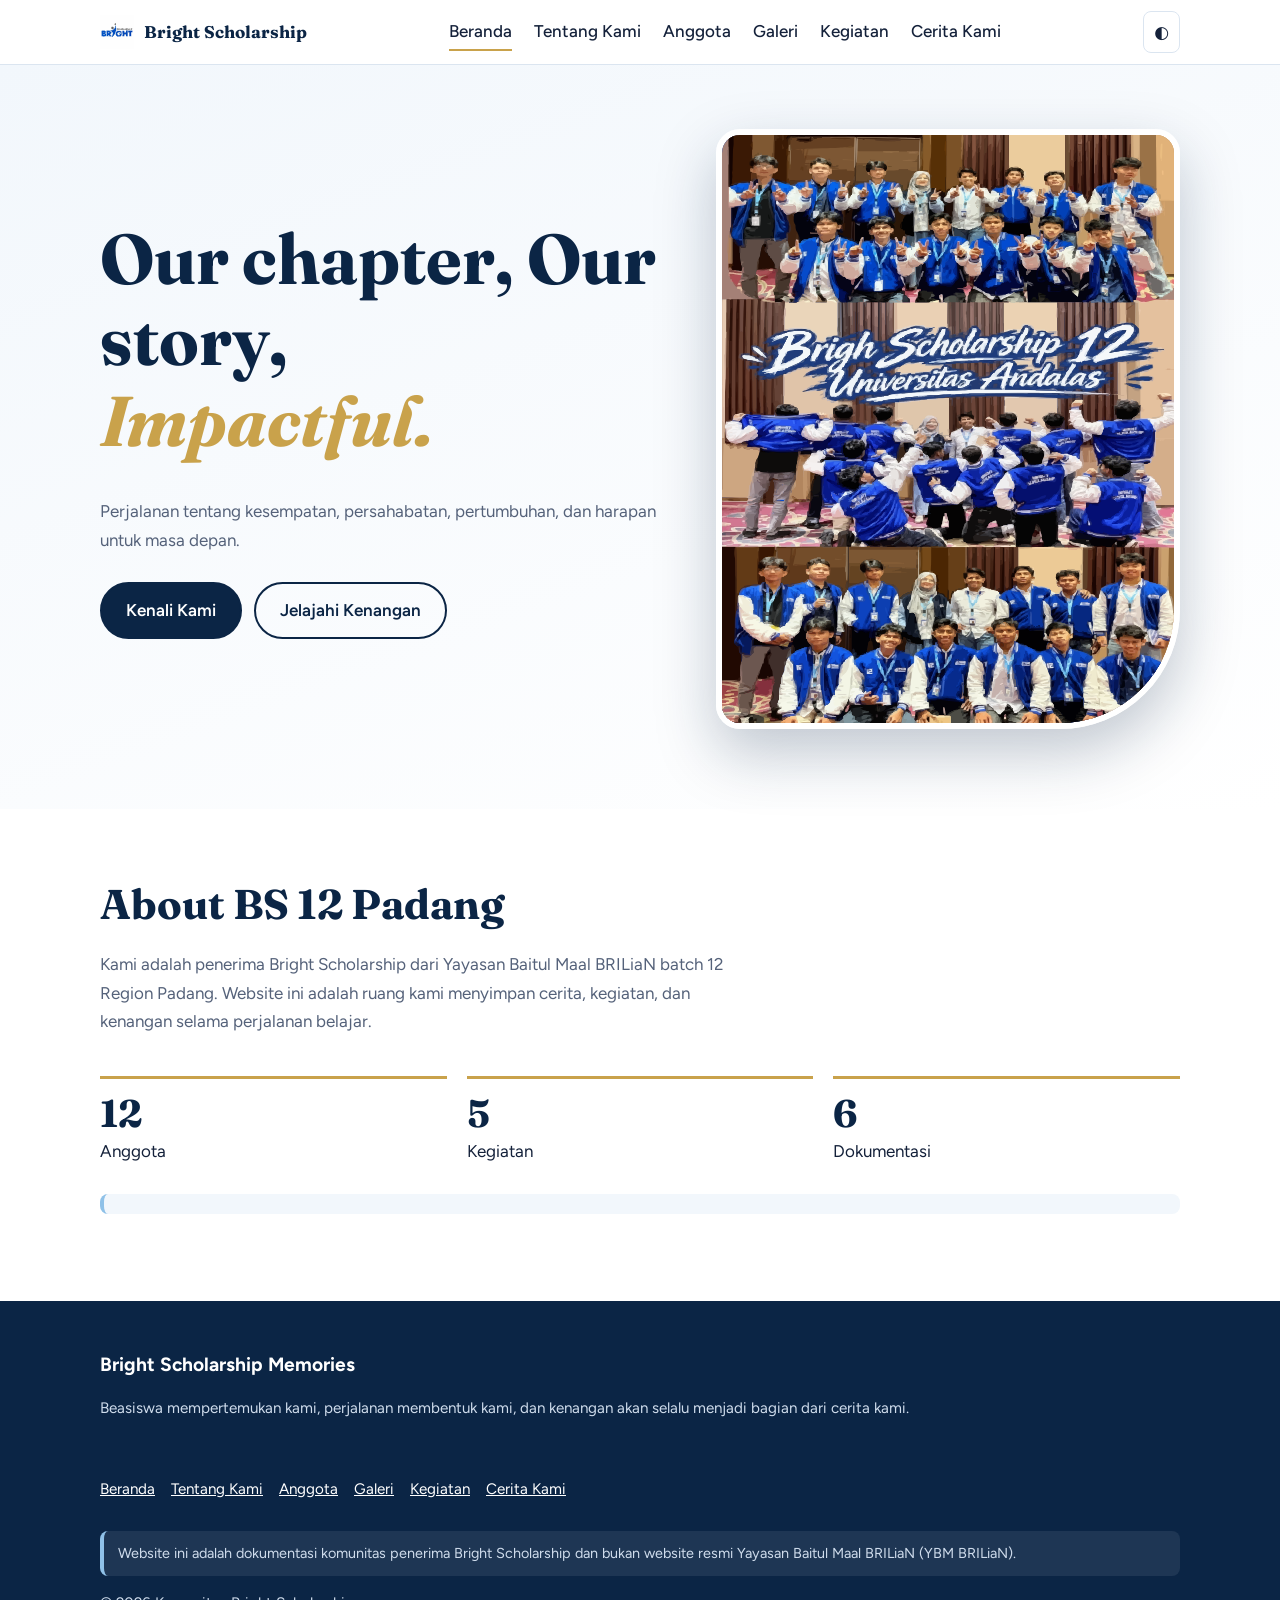
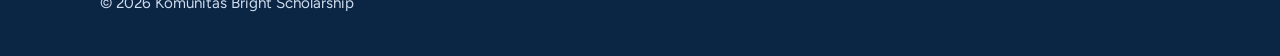
<file: index.html>
<!DOCTYPE html>
<html lang="id"><head><meta charset="utf-8"><meta name="viewport" content="width=device-width,initial-scale=1">
<title>Beranda | Bright Scholarship 12 Padang</title><meta name="description" content="Perjalanan penerima Bright Scholarship Batch 12 region Padang YBM BRILiaN: kesempatan, persahabatan, pertumbuhan, dan harapan.">
<meta property="og:title" content="Beranda | Bright Scholarship 12 Padang"><meta property="og:description" content="Perjalanan penerima Bright Scholarship YBM BRILiaN: kesempatan, persahabatan, pertumbuhan, dan harapan."><meta property="og:type" content="website"><meta property="og:image" content="assets/images/hero.svg">
<link rel="icon" href="assets/icons/icon.ico" type="image/x-icon">
<link rel="preconnect" href="https://fonts.googleapis.com"><link rel="preconnect" href="https://fonts.gstatic.com" crossorigin>
<link href="https://fonts.googleapis.com/css2?family=Figtree:wght@400;500;600&family=Fraunces:ital,wght@0,600;0,700;1,600&display=swap" rel="stylesheet">
<link rel="stylesheet" href="assets/css/style.css"><link rel="stylesheet" href="assets/css/responsive.css">
</head><body><div id="site-header"></div><main>
<section class="hero"><div class="wrap"><div>
<h1>Our chapter, Our story,<span>Impactful.</span></h1>
<p class="lead">Perjalanan tentang kesempatan, persahabatan, pertumbuhan, dan harapan untuk masa depan.</p>
<div class="cta"><a class="btn" href="members.html">Kenali Kami</a><a class="btn ghost" href="gallery.html">Jelajahi Kenangan</a></div></div>
<img src="assets/images/hero.svg" alt="Foto bersama para penerima beasiswa (ganti dengan assets/images/hero.jpg)" width="800" height="600"></div></section>
<section><div class="wrap"><h2>About BS 12 Padang</h2>
<p class="lead">Kami adalah penerima Bright Scholarship dari Yayasan Baitul Maal BRILiaN batch 12 Region Padang. Website ini adalah ruang kami menyimpan cerita, kegiatan, dan kenangan selama perjalanan belajar.</p>
<div class="stats"><div class="stat"><b data-count="data/members.json">0</b>Anggota</div><div class="stat"><b data-count="data/activities.json">0</b>Kegiatan</div><div class="stat"><b data-count="data/gallery.json">0</b>Dokumentasi</div></div>
<p class="note" style="margin-top:28px"></p></div></section>
</main><div id="site-footer"></div>
<script src="assets/js/main.js"></script></body></html>
</file>
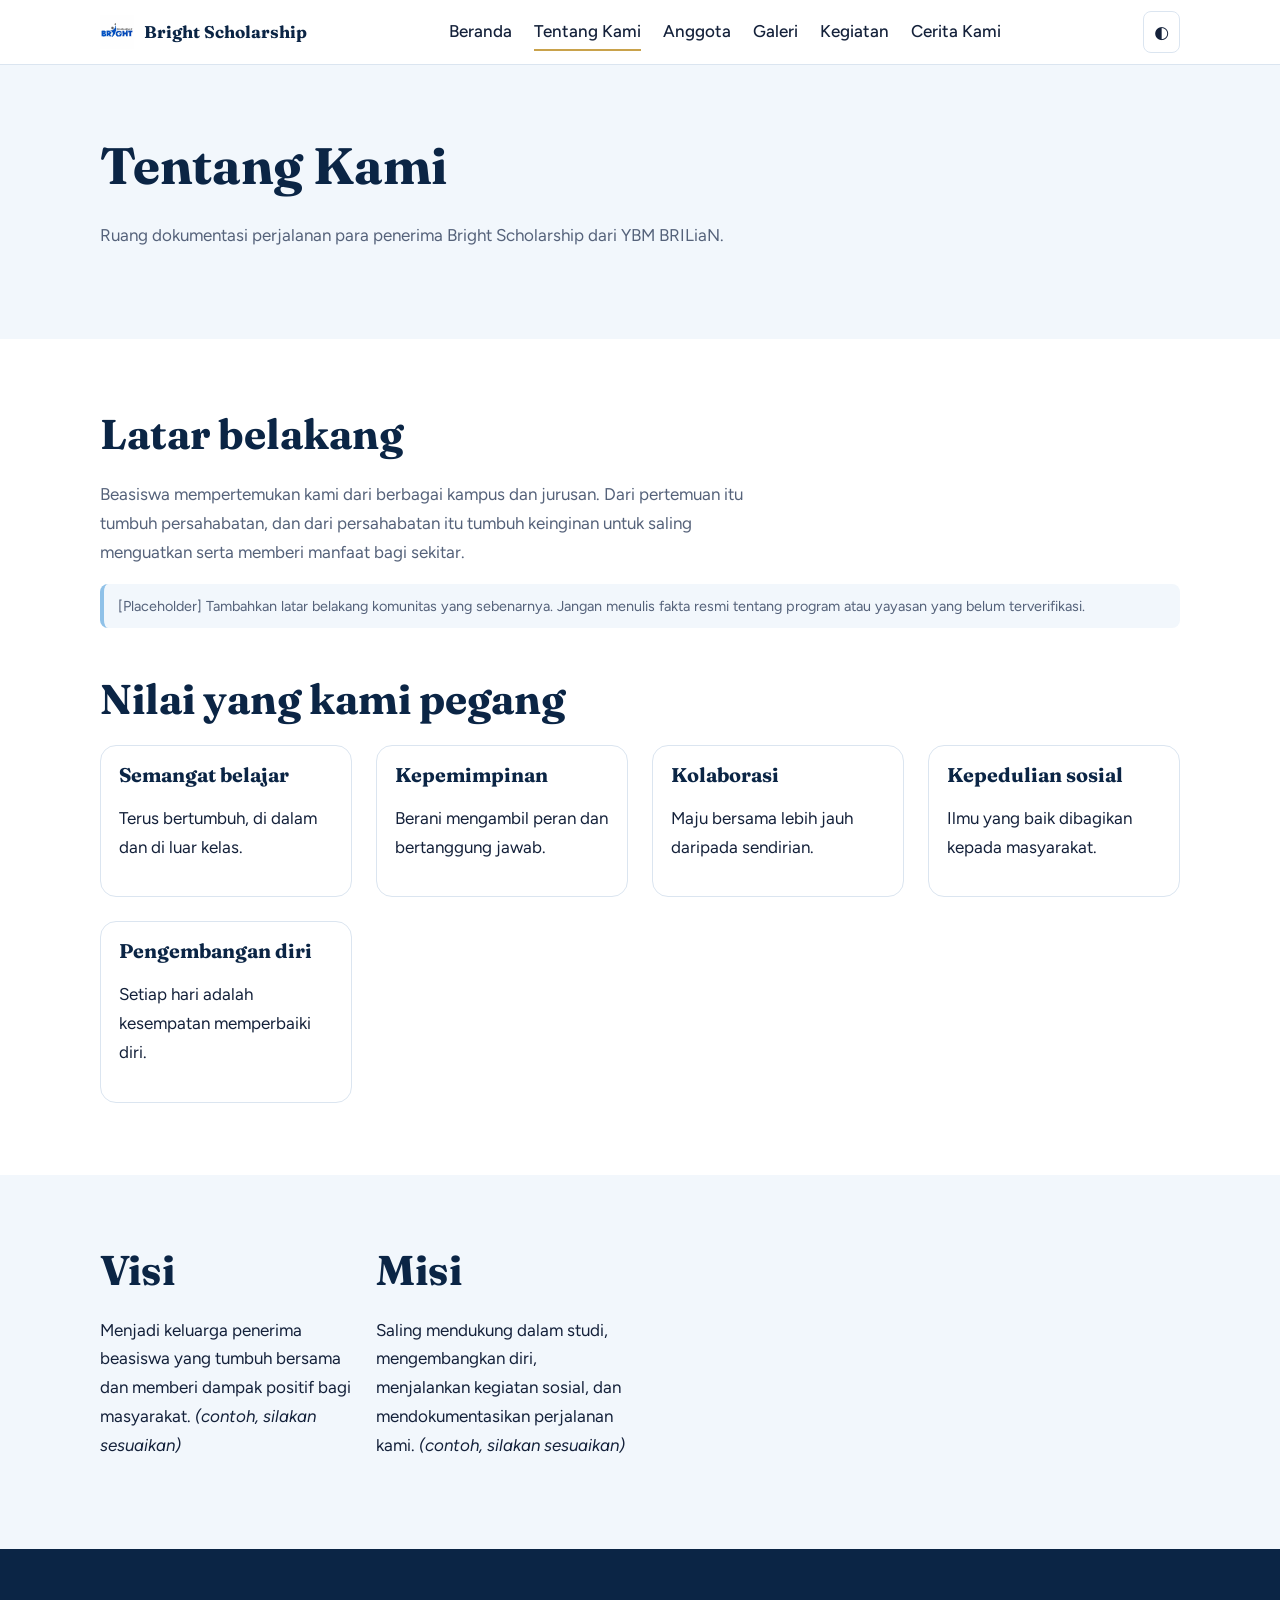
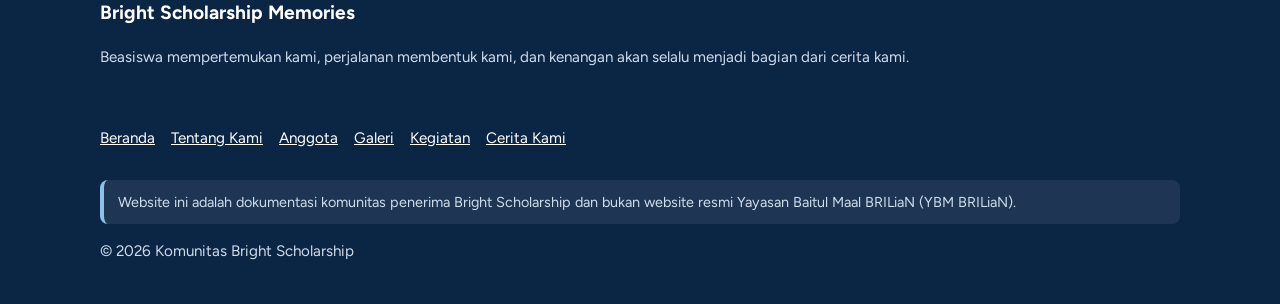
<file: about.html>
<!DOCTYPE html>
<html lang="id"><head><meta charset="utf-8"><meta name="viewport" content="width=device-width,initial-scale=1">
<title>Tentang Kami | Bright Scholarship Memories</title><meta name="description" content="Latar belakang, nilai, visi, dan misi komunitas penerima Bright Scholarship.">
<meta property="og:title" content="Tentang Kami | Bright Scholarship Memories"><meta property="og:description" content="Latar belakang, nilai, visi, dan misi komunitas penerima Bright Scholarship."><meta property="og:type" content="website"><meta property="og:image" content="assets/images/hero.svg">
<link rel="icon" href="assets/icons/favicon.svg" type="image/svg+xml">
<link rel="preconnect" href="https://fonts.googleapis.com"><link rel="preconnect" href="https://fonts.gstatic.com" crossorigin>
<link href="https://fonts.googleapis.com/css2?family=Figtree:wght@400;500;600&family=Fraunces:ital,wght@0,600;0,700;1,600&display=swap" rel="stylesheet">
<link rel="stylesheet" href="assets/css/style.css"><link rel="stylesheet" href="assets/css/responsive.css">
</head><body><div id="site-header"></div><main>
<section class="alt"><div class="wrap"><h1 style="font-size:clamp(2rem,5vw,3.2rem)">Tentang Kami</h1><p class="lead">Ruang dokumentasi perjalanan para penerima Bright Scholarship dari YBM BRILiaN.</p></div></section><section><div class="wrap"><h2>Latar belakang</h2><p class="lead">Beasiswa mempertemukan kami dari berbagai kampus dan jurusan. Dari pertemuan itu tumbuh persahabatan, dan dari persahabatan itu tumbuh keinginan untuk saling menguatkan serta memberi manfaat bagi sekitar.</p>
<p class="note">[Placeholder] Tambahkan latar belakang komunitas yang sebenarnya. Jangan menulis fakta resmi tentang program atau yayasan yang belum terverifikasi.</p>
<h2 style="margin-top:48px">Nilai yang kami pegang</h2><div class="grid">
<div class="card rv"><div class="body"><h3>Semangat belajar</h3><p>Terus bertumbuh, di dalam dan di luar kelas.</p></div></div>
<div class="card rv"><div class="body"><h3>Kepemimpinan</h3><p>Berani mengambil peran dan bertanggung jawab.</p></div></div>
<div class="card rv"><div class="body"><h3>Kolaborasi</h3><p>Maju bersama lebih jauh daripada sendirian.</p></div></div>
<div class="card rv"><div class="body"><h3>Kepedulian sosial</h3><p>Ilmu yang baik dibagikan kepada masyarakat.</p></div></div>
<div class="card rv"><div class="body"><h3>Pengembangan diri</h3><p>Setiap hari adalah kesempatan memperbaiki diri.</p></div></div></div></div></section>
<section class="alt"><div class="wrap grid"><div><h2>Visi</h2><p>Menjadi keluarga penerima beasiswa yang tumbuh bersama dan memberi dampak positif bagi masyarakat. <em>(contoh, silakan sesuaikan)</em></p></div>
<div><h2>Misi</h2><p>Saling mendukung dalam studi, mengembangkan diri, menjalankan kegiatan sosial, dan mendokumentasikan perjalanan kami. <em>(contoh, silakan sesuaikan)</em></p></div></div></section>
</main><div id="site-footer"></div>
<script src="assets/js/main.js"></script></body></html>
</file>
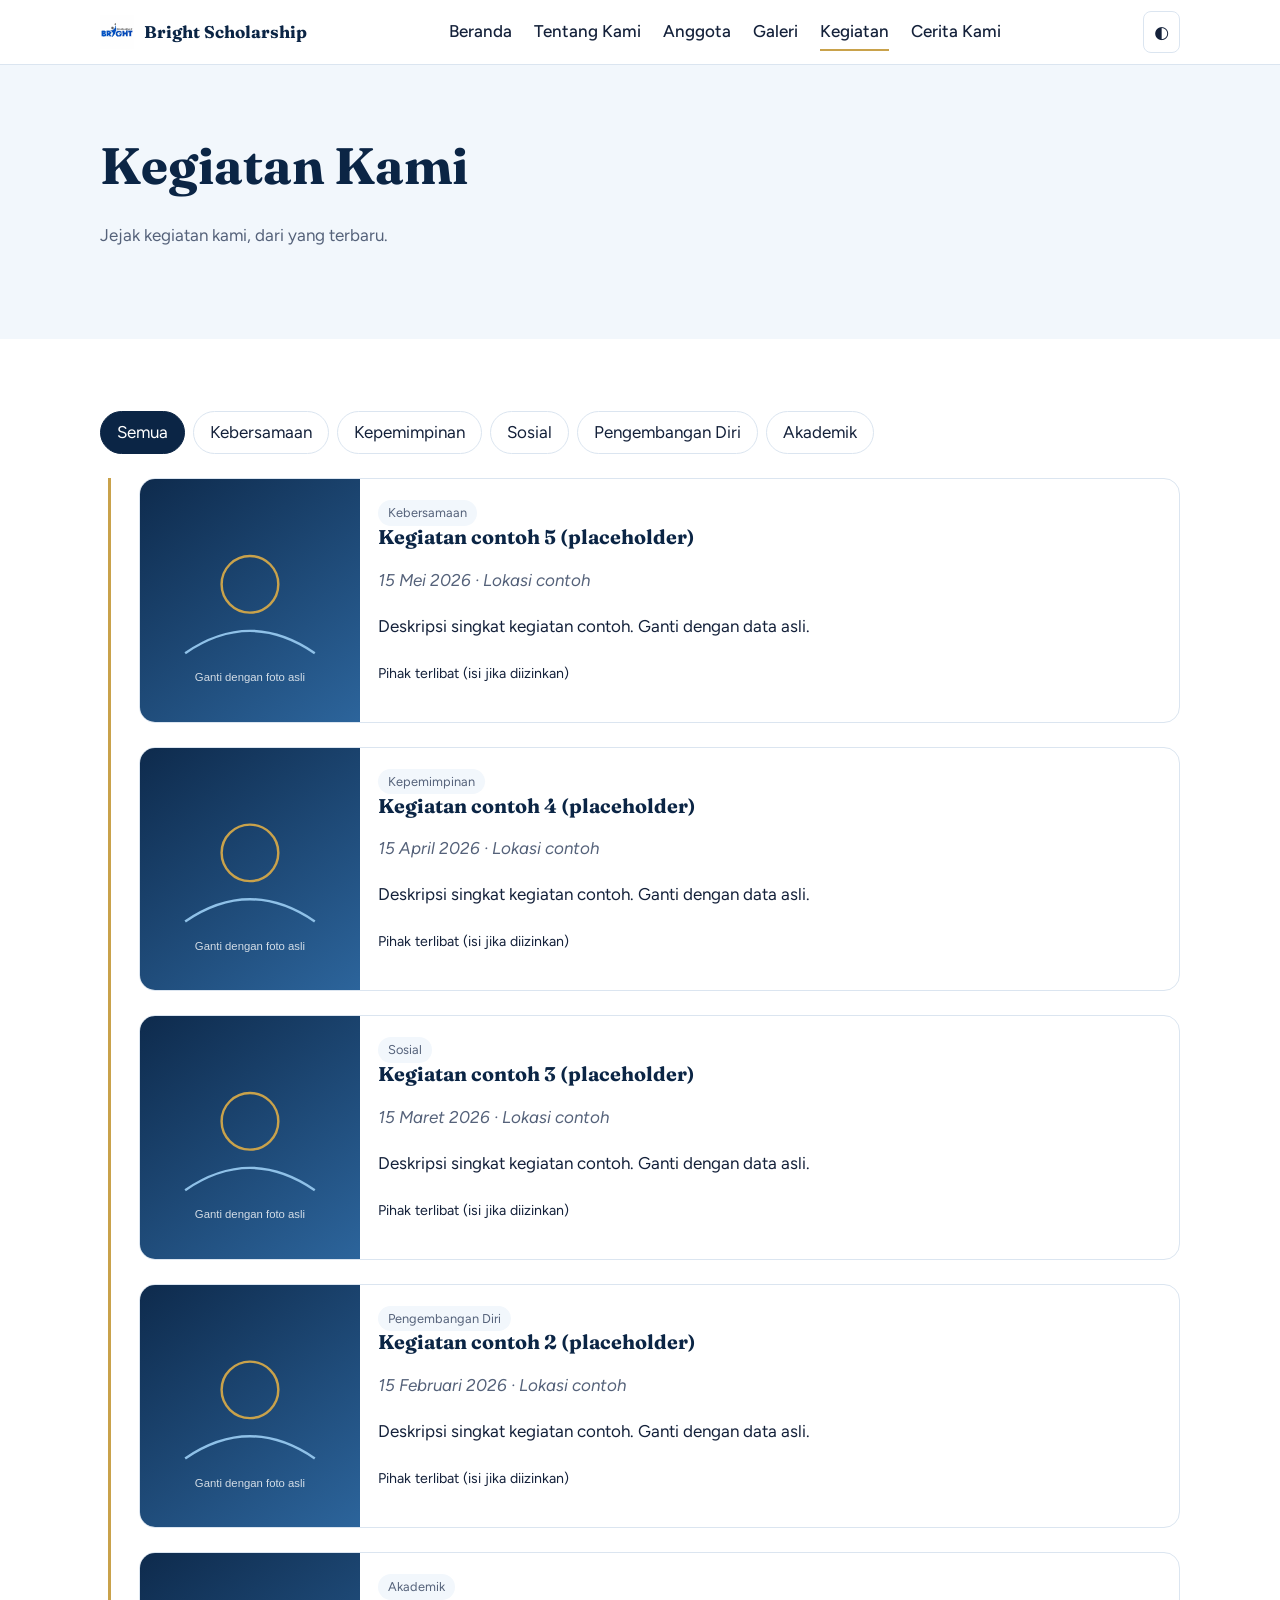
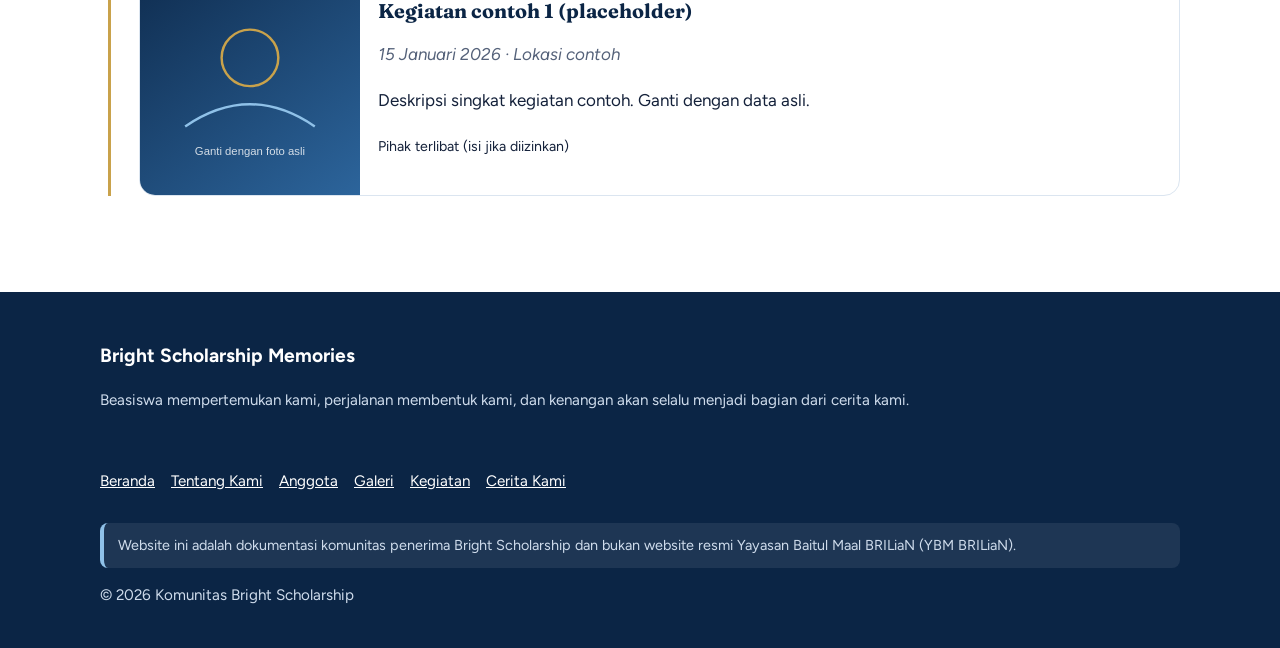
<file: activities.html>
<!DOCTYPE html>
<html lang="id"><head><meta charset="utf-8"><meta name="viewport" content="width=device-width,initial-scale=1">
<title>Kegiatan | Bright Scholarship Memories</title><meta name="description" content="Dokumentasi kegiatan akademik, sosial, dan kebersamaan komunitas Bright Scholarship.">
<meta property="og:title" content="Kegiatan | Bright Scholarship Memories"><meta property="og:description" content="Dokumentasi kegiatan akademik, sosial, dan kebersamaan komunitas Bright Scholarship."><meta property="og:type" content="website"><meta property="og:image" content="assets/images/hero.svg">
<link rel="icon" href="assets/icons/favicon.svg" type="image/svg+xml">
<link rel="preconnect" href="https://fonts.googleapis.com"><link rel="preconnect" href="https://fonts.gstatic.com" crossorigin>
<link href="https://fonts.googleapis.com/css2?family=Figtree:wght@400;500;600&family=Fraunces:ital,wght@0,600;0,700;1,600&display=swap" rel="stylesheet">
<link rel="stylesheet" href="assets/css/style.css"><link rel="stylesheet" href="assets/css/responsive.css">
</head><body><div id="site-header"></div><main>
<section class="alt"><div class="wrap"><h1 style="font-size:clamp(2rem,5vw,3.2rem)">Kegiatan Kami</h1><p class="lead">Jejak kegiatan kami, dari yang terbaru.</p></div></section><section><div class="wrap"><div class="chips" id="chips"></div><div class="timeline" id="tl"></div></div></section>
</main><div id="site-footer"></div>
<script src="assets/js/main.js"></script><script src="assets/js/activities.js"></script></body></html>
</file>
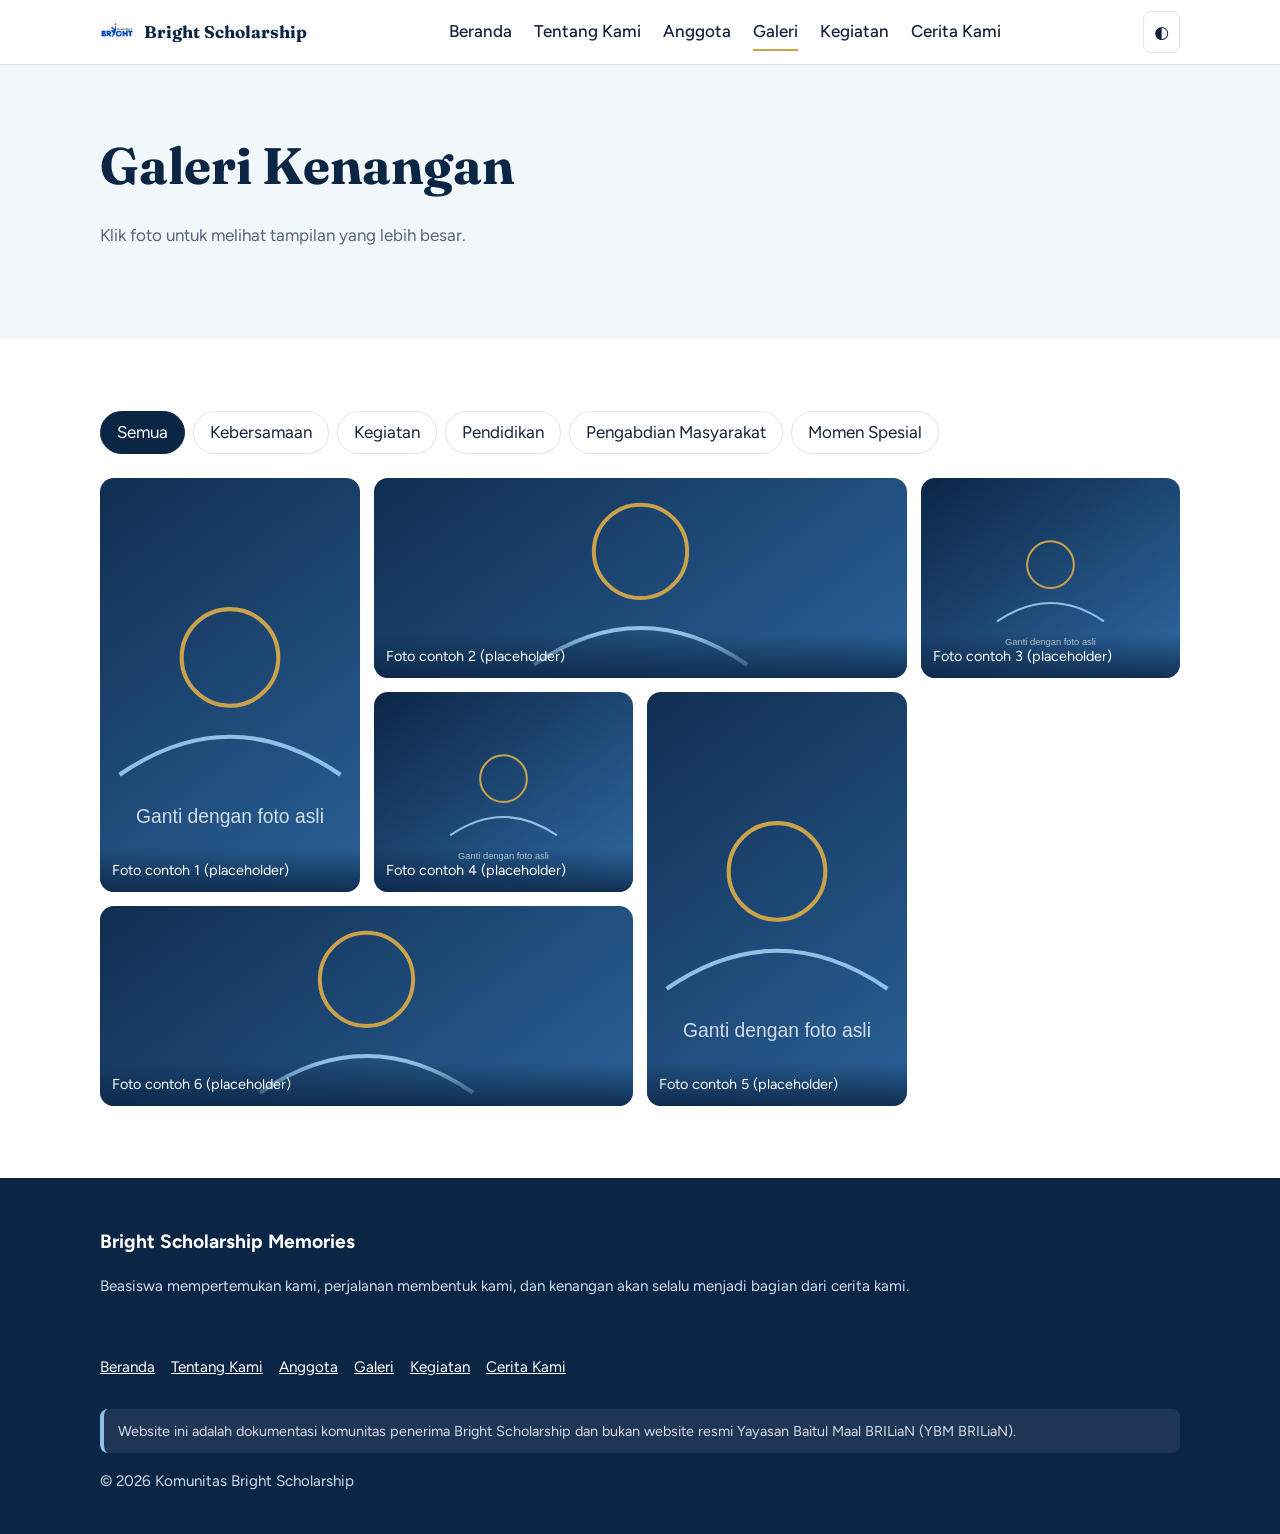
<file: gallery.html>
<!DOCTYPE html>
<html lang="id"><head><meta charset="utf-8"><meta name="viewport" content="width=device-width,initial-scale=1">
<title>Galeri | Bright Scholarship Memories</title><meta name="description" content="Galeri kenangan komunitas Bright Scholarship.">
<meta property="og:title" content="Galeri | Bright Scholarship Memories"><meta property="og:description" content="Galeri kenangan komunitas Bright Scholarship."><meta property="og:type" content="website"><meta property="og:image" content="assets/images/hero.svg">
<link rel="icon" href="assets/icons/favicon.svg" type="image/svg+xml">
<link rel="preconnect" href="https://fonts.googleapis.com"><link rel="preconnect" href="https://fonts.gstatic.com" crossorigin>
<link href="https://fonts.googleapis.com/css2?family=Figtree:wght@400;500;600&family=Fraunces:ital,wght@0,600;0,700;1,600&display=swap" rel="stylesheet">
<link rel="stylesheet" href="assets/css/style.css"><link rel="stylesheet" href="assets/css/responsive.css">
</head><body><div id="site-header"></div><main>
<section class="alt"><div class="wrap"><h1 style="font-size:clamp(2rem,5vw,3.2rem)">Galeri Kenangan</h1><p class="lead">Klik foto untuk melihat tampilan yang lebih besar.</p></div></section><section><div class="wrap"><div class="chips" id="chips"></div><div class="masonry" id="gal"></div></div></section><dialog id="dlg"></dialog>
</main><div id="site-footer"></div>
<script src="assets/js/main.js"></script><script src="assets/js/gallery.js"></script></body></html>
</file>
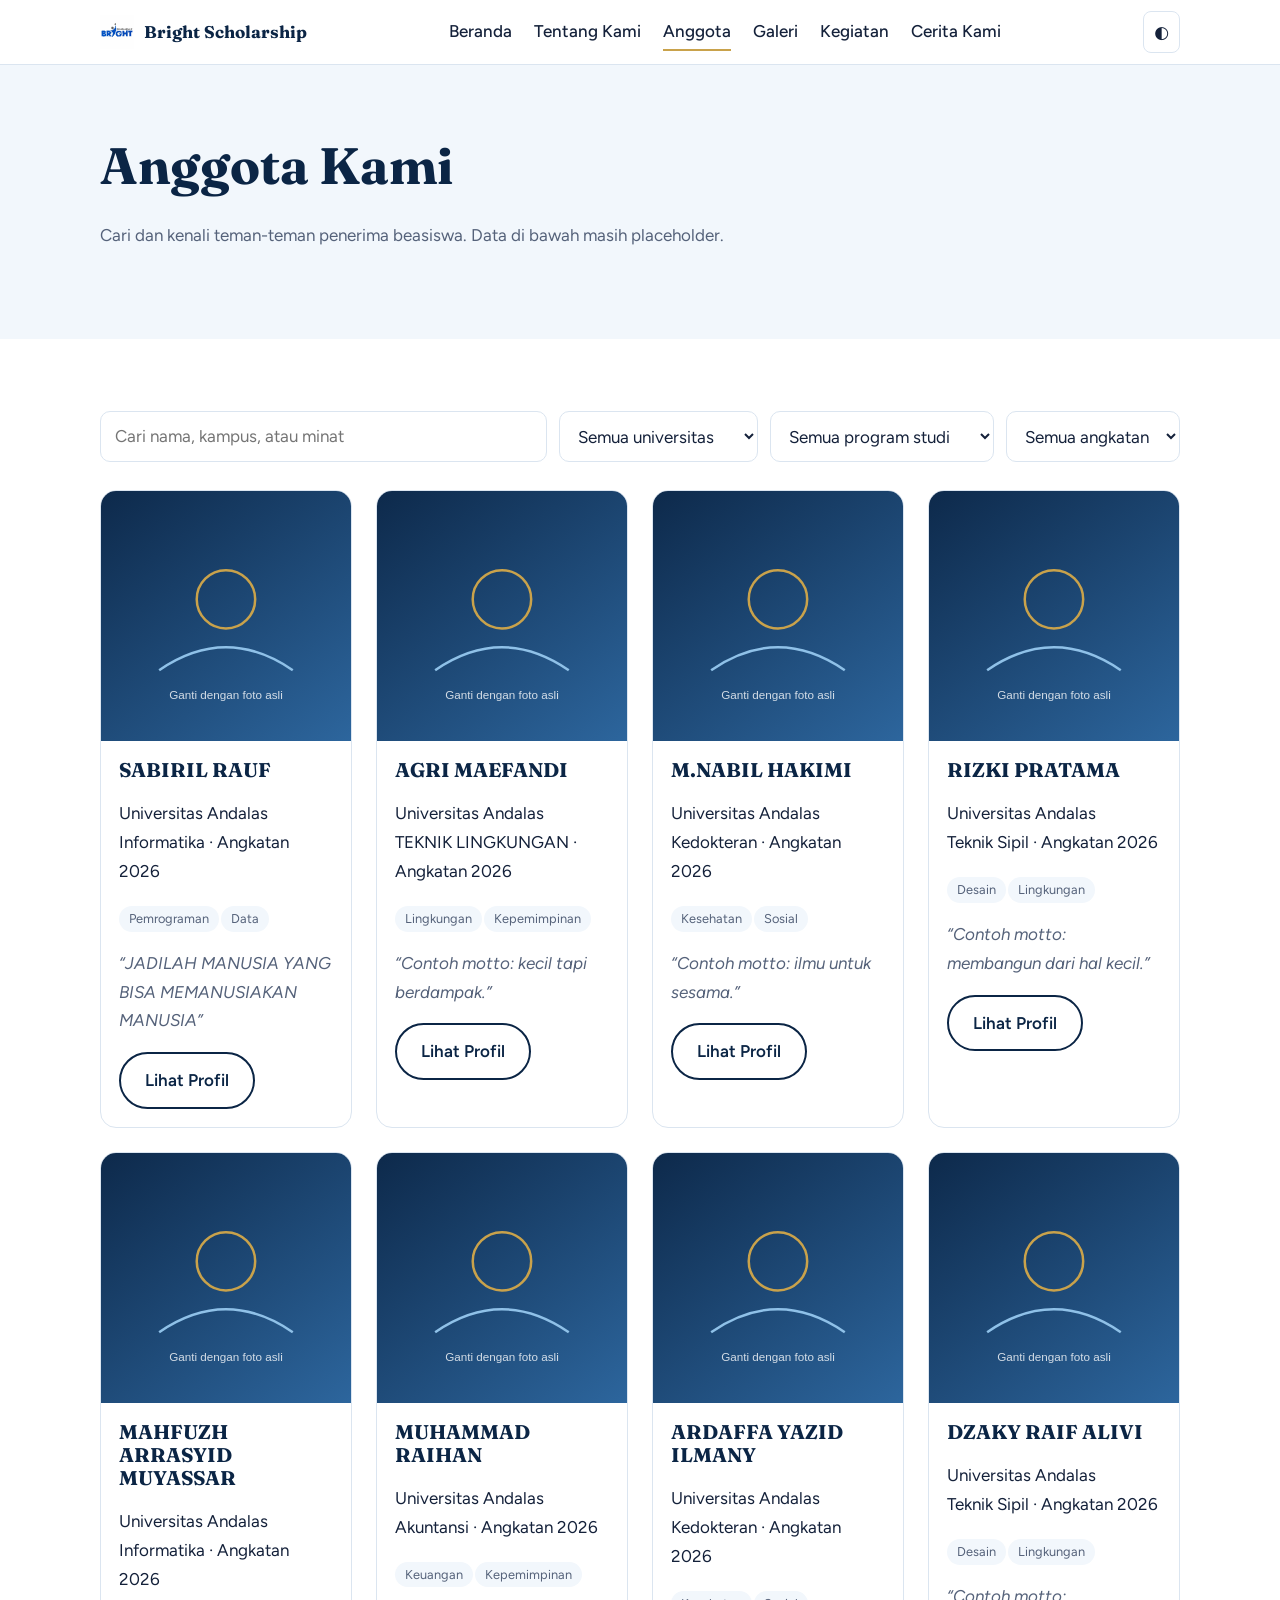
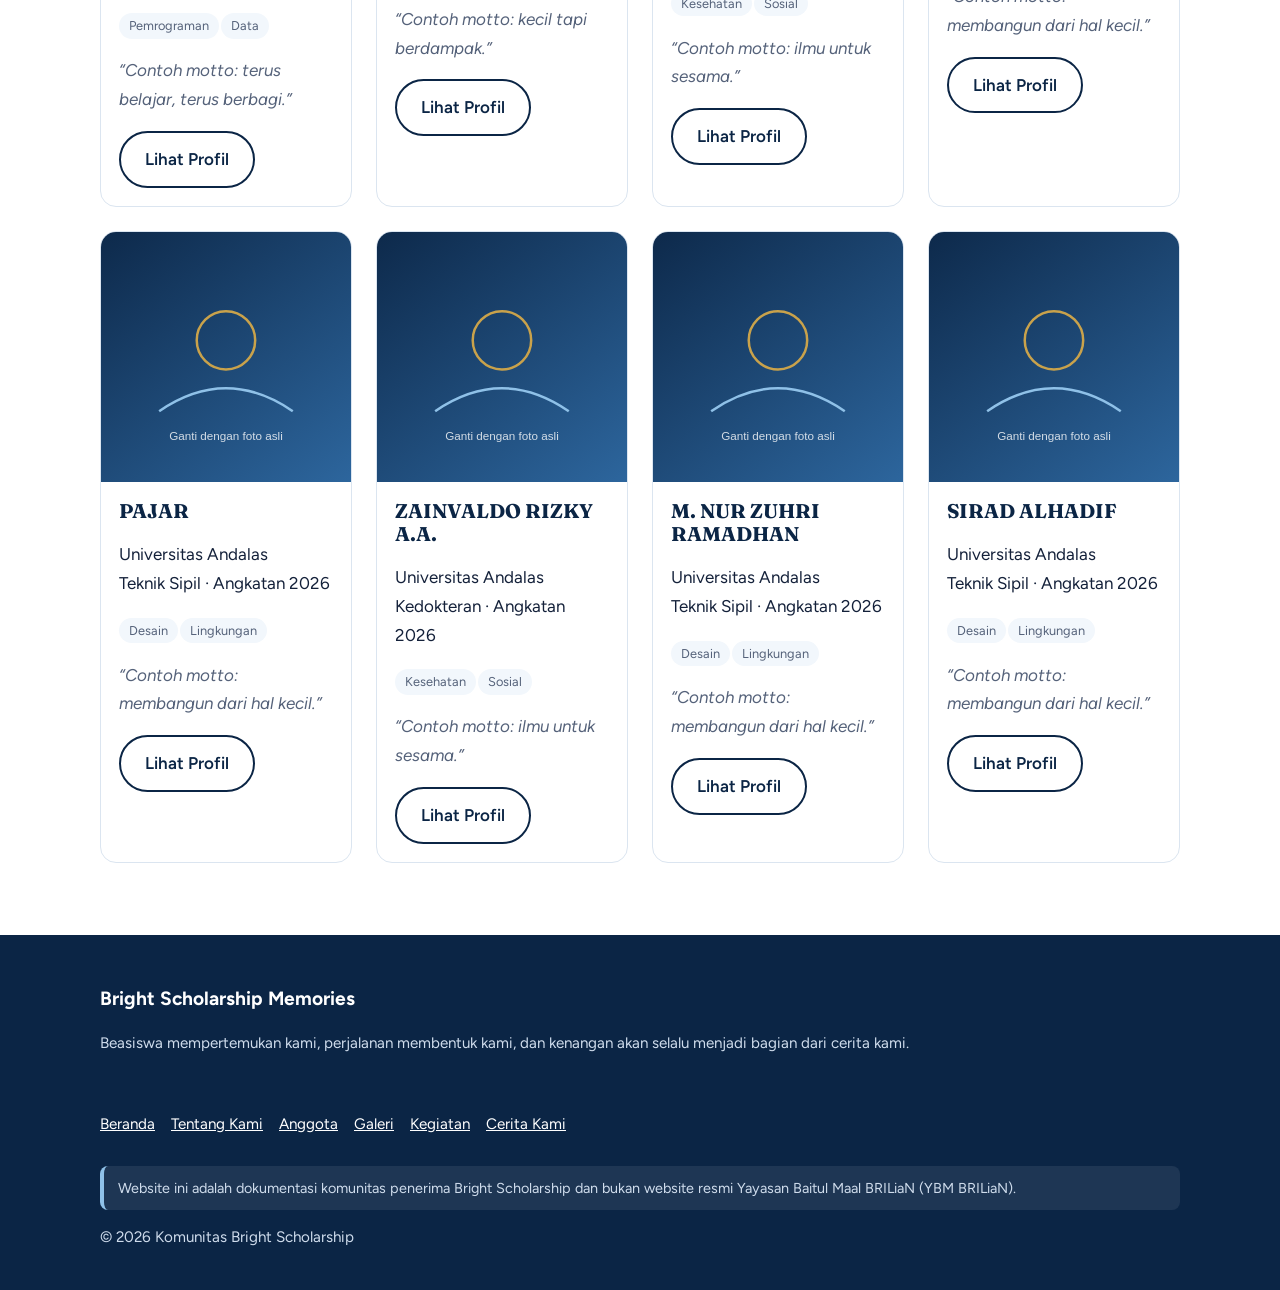
<file: members.html>
<!DOCTYPE html>
<html lang="id"><head><meta charset="utf-8"><meta name="viewport" content="width=device-width,initial-scale=1">
<title>Anggota | Bright Scholarship Memories</title><meta name="description" content="Kenali para penerima Bright Scholarship: kampus, program studi, minat, dan cerita mereka.">
<meta property="og:title" content="Anggota | Bright Scholarship Memories"><meta property="og:description" content="Kenali para penerima Bright Scholarship: kampus, program studi, minat, dan cerita mereka."><meta property="og:type" content="website"><meta property="og:image" content="assets/images/hero.svg">
<link rel="icon" href="assets/icons/favicon.svg" type="image/svg+xml">
<link rel="preconnect" href="https://fonts.googleapis.com"><link rel="preconnect" href="https://fonts.gstatic.com" crossorigin>
<link href="https://fonts.googleapis.com/css2?family=Figtree:wght@400;500;600&family=Fraunces:ital,wght@0,600;0,700;1,600&display=swap" rel="stylesheet">
<link rel="stylesheet" href="assets/css/style.css"><link rel="stylesheet" href="assets/css/responsive.css">
</head><body><div id="site-header"></div><main>
<section class="alt"><div class="wrap"><h1 style="font-size:clamp(2rem,5vw,3.2rem)">Anggota Kami</h1><p class="lead">Cari dan kenali teman-teman penerima beasiswa. Data di bawah masih placeholder.</p></div></section><section><div class="wrap"><div class="tools"><input id="q" type="search" placeholder="Cari nama, kampus, atau minat" aria-label="Cari anggota"><select id="fu" aria-label="Filter universitas"></select><select id="fm" aria-label="Filter program studi"></select><select id="fy" aria-label="Filter angkatan"></select></div><div class="grid" id="grid"></div></div></section><dialog id="dlg"></dialog>
</main><div id="site-footer"></div>
<script src="assets/js/main.js"></script><script src="assets/js/members.js"></script></body></html>
</file>
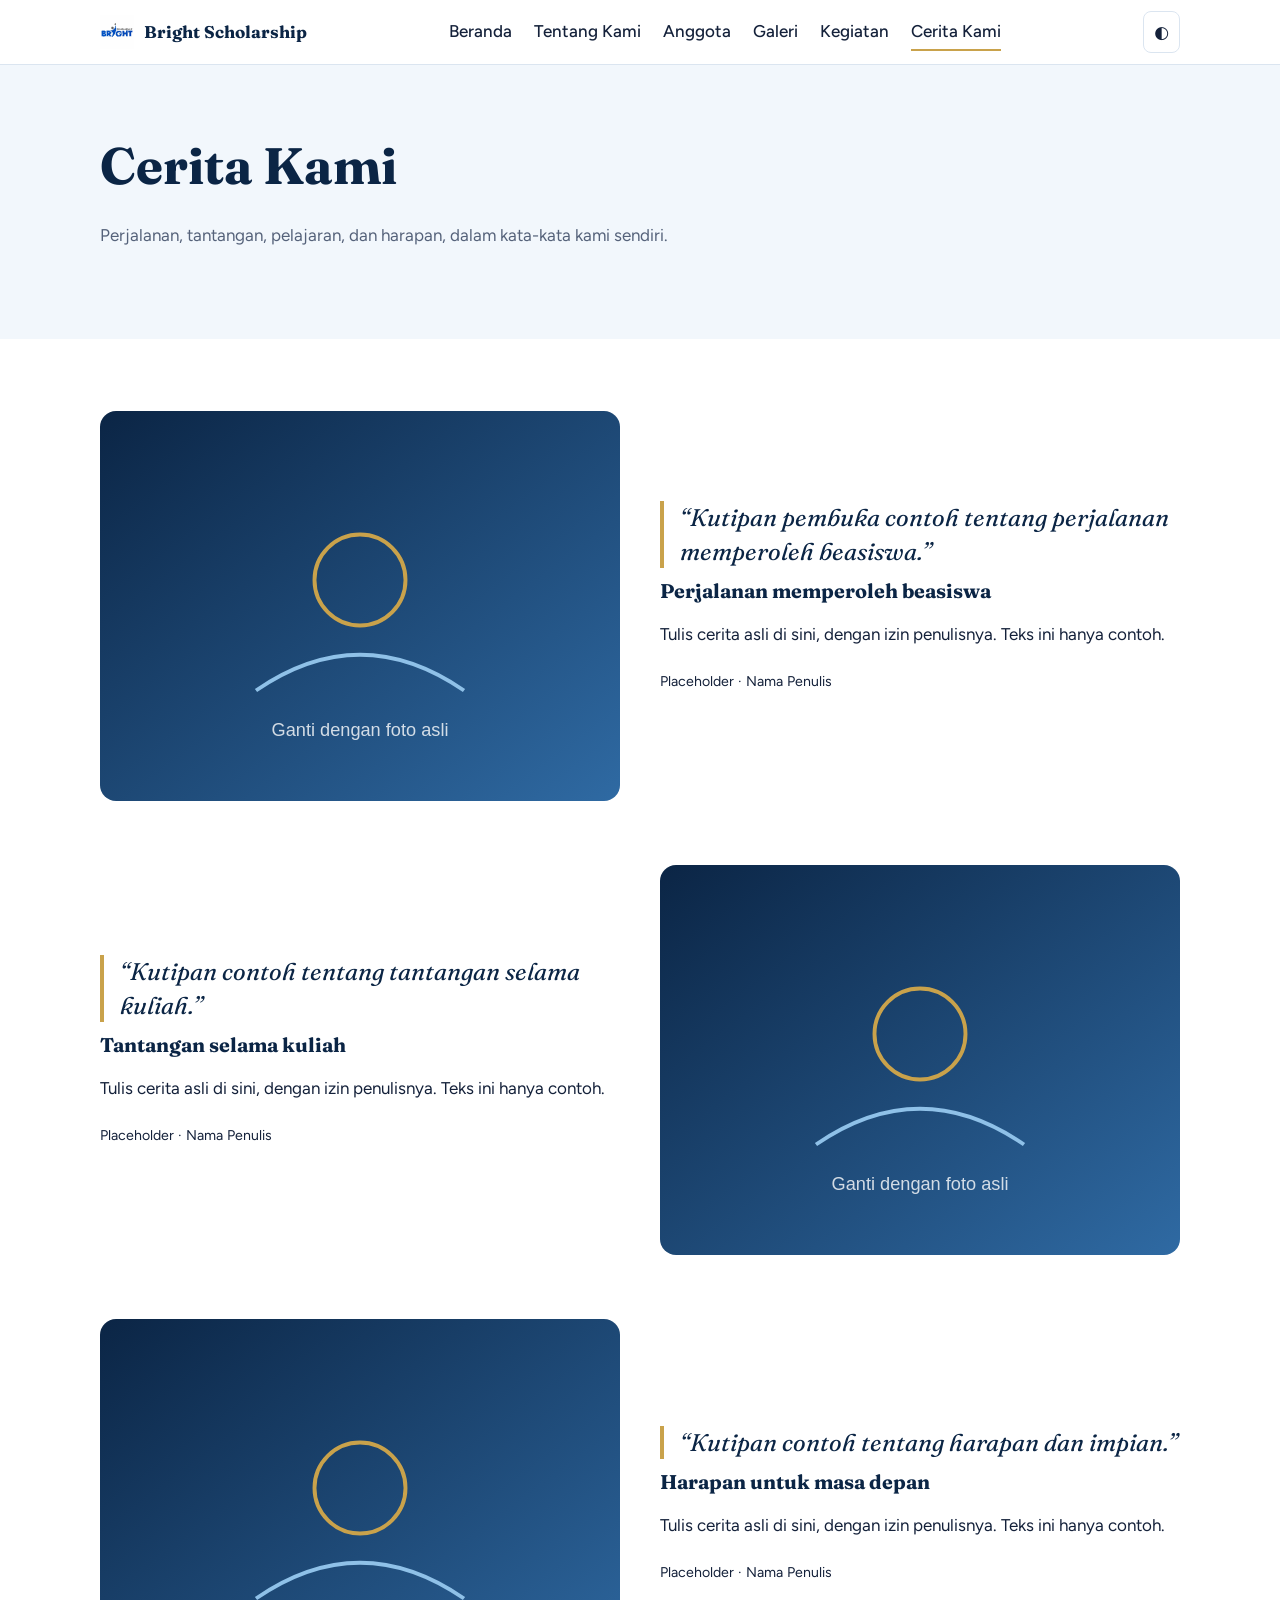
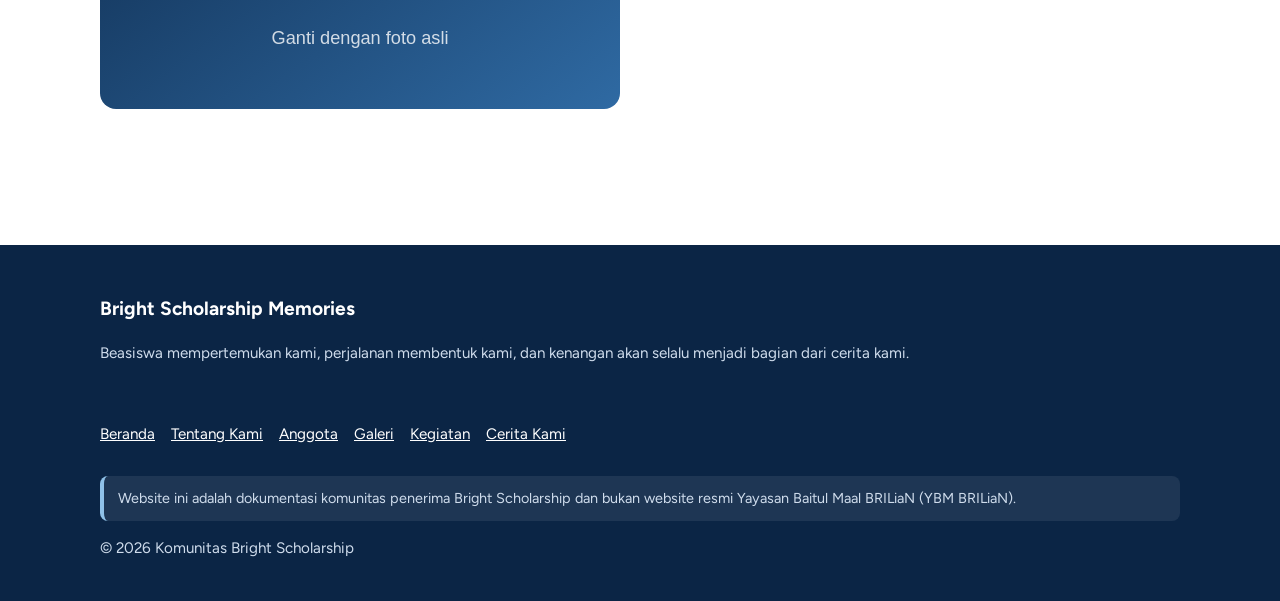
<file: stories.html>
<!DOCTYPE html>
<html lang="id"><head><meta charset="utf-8"><meta name="viewport" content="width=device-width,initial-scale=1">
<title>Cerita Kami | memories BS 12 PADANG</title><meta name="description" content="Kisah pribadi para penerima Bright Scholarship.">
<meta property="og:title" content="Cerita Kami | memories BS 12 PADANG"><meta property="og:description" content="Kisah pribadi para penerima Bright Scholarship."><meta property="og:type" content="website"><meta property="og:image" content="assets/images/hero.svg">
<link rel="icon" href="assets/icons/favicon.svg" type="image/svg+xml">
<link rel="preconnect" href="https://fonts.googleapis.com"><link rel="preconnect" href="https://fonts.gstatic.com" crossorigin>
<link href="https://fonts.googleapis.com/css2?family=Figtree:wght@400;500;600&family=Fraunces:ital,wght@0,600;0,700;1,600&display=swap" rel="stylesheet">
<link rel="stylesheet" href="assets/css/style.css"><link rel="stylesheet" href="assets/css/responsive.css">
</head><body><div id="site-header"></div><main>
<section class="alt"><div class="wrap"><h1 style="font-size:clamp(2rem,5vw,3.2rem)">Cerita Kami</h1><p class="lead">Perjalanan, tantangan, pelajaran, dan harapan, dalam kata-kata kami sendiri.</p></div></section><section><div class="wrap"><article class="story rv"><img src="assets/images/placeholder.svg" alt="Ilustrasi cerita (placeholder)" loading="lazy"><div><blockquote>“Kutipan pembuka contoh tentang perjalanan memperoleh beasiswa.”</blockquote><h3>Perjalanan memperoleh beasiswa</h3><p>Tulis cerita asli di sini, dengan izin penulisnya. Teks ini hanya contoh.</p><p><small>Placeholder · Nama Penulis</small></p></div></article><article class="story rv"><img src="assets/images/placeholder.svg" alt="Ilustrasi cerita (placeholder)" loading="lazy"><div><blockquote>“Kutipan contoh tentang tantangan selama kuliah.”</blockquote><h3>Tantangan selama kuliah</h3><p>Tulis cerita asli di sini, dengan izin penulisnya. Teks ini hanya contoh.</p><p><small>Placeholder · Nama Penulis</small></p></div></article><article class="story rv"><img src="assets/images/placeholder.svg" alt="Ilustrasi cerita (placeholder)" loading("lazy"><div><blockquote>“Kutipan contoh tentang harapan dan impian.”</blockquote><h3>Harapan untuk masa depan</h3><p>Tulis cerita asli di sini, dengan izin penulisnya. Teks ini hanya contoh.</p><p><small>Placeholder · Nama Penulis</small></p></div></article></div></section>
</main><div id="site-footer"></div>
<script src="assets/js/main.js"></script></body></html>
</file>
<file: assets/css/style.css>
/* Bright Scholarship Memories - gaya utama. Ubah warna di :root. */
:root{--navy:#0b2545;--sky:#8fc1e8;--gold:#c9a24b;--bg:#fff;--bg2:#f2f7fc;--text:#14213a;--muted:#55627a;--line:#dbe5f0;--card:#fff;--max:1120px}
[data-theme=dark]{--bg:#0a1424;--bg2:#101d33;--text:#e8eef7;--muted:#9fb0c8;--line:#22344f;--card:#12213a;--navy:#8fc1e8}
*{box-sizing:border-box}html{scroll-behavior:smooth}
body{margin:0;font:17px/1.7 Figtree,system-ui,sans-serif;background:var(--bg);color:var(--text)}
h1,h2,h3{font-family:Fraunces,Georgia,serif;line-height:1.15;color:var(--navy);margin:0 0 .5em}
h1{font-size:clamp(2.4rem,6vw,4.4rem)}h2{font-size:clamp(1.8rem,4vw,2.6rem)}
a{color:inherit}img{max-width:100%;display:block}
.wrap{max-width:var(--max);margin:0 auto;padding:0 20px}
section{padding:72px 0}.alt{background:var(--bg2)}
.lead{color:var(--muted);max-width:60ch}
header.nav{position:sticky;top:0;z-index:50;background:color-mix(in srgb,var(--bg) 92%,transparent);backdrop-filter:blur(8px);border-bottom:1px solid var(--line)}
.nav .wrap{display:flex;align-items:center;justify-content:space-between;height:64px}
.brand{display:flex;align-items:center;gap:10px;font-family:Fraunces,Georgia,serif;font-weight:700;text-decoration:none;color:var(--navy)}
.brand img{width:34px}
.menu{display:flex;gap:22px;align-items:center}
.menu a{text-decoration:none;font-weight:500;padding:4px 0;border-bottom:2px solid transparent}
.menu a:hover,.menu a.on{border-color:var(--gold)}
button{font:inherit;cursor:pointer}
.icon-btn{background:none;border:1px solid var(--line);color:var(--text);border-radius:8px;padding:6px 10px}
#burger{display:none}
:focus-visible{outline:3px solid var(--gold);outline-offset:2px}
.btn{display:inline-block;padding:12px 24px;border-radius:999px;background:var(--navy);color:#fff;text-decoration:none;font-weight:600;border:2px solid var(--navy)}
[data-theme=dark] .btn{color:#0a1424}
.btn.ghost{background:none;color:var(--navy)}
.hero{padding:64px 0 80px;background:linear-gradient(160deg,var(--bg2),var(--bg))}
.hero .wrap{display:grid;grid-template-columns:1.1fr .9fr;gap:48px;align-items:center}
.hero h1 span{display:block;color:var(--gold);font-style:italic}
.hero img{border-radius:24px 24px 120px 24px;box-shadow:0 24px 60px rgba(11,37,69,.25);border:6px solid var(--bg)}
.cta{display:flex;gap:12px;flex-wrap:wrap;margin-top:28px}
.stats{display:grid;grid-template-columns:repeat(3,1fr);gap:20px;margin-top:40px}
.stat{border-top:3px solid var(--gold);padding-top:10px}.stat b{font:700 2.4rem Fraunces,serif;color:var(--navy);display:block}
.grid{display:grid;grid-template-columns:repeat(auto-fill,minmax(250px,1fr));gap:24px}
.card{background:var(--card);border:1px solid var(--line);border-radius:16px;overflow:hidden}
.card .body{padding:18px}.card img{aspect-ratio:4/3;object-fit:cover;width:100%}
.member img{aspect-ratio:1}
.tag{display:inline-block;font-size:.8rem;padding:2px 10px;border-radius:99px;background:var(--bg2);color:var(--muted);margin:2px 2px 0 0}
.quote{font-style:italic;color:var(--muted)}
.tools{display:flex;gap:12px;flex-wrap:wrap;margin-bottom:28px}
.tools input,.tools select{font:inherit;padding:10px 14px;border:1px solid var(--line);border-radius:10px;background:var(--card);color:var(--text)}
.tools input{flex:1;min-width:200px}
.chips{display:flex;gap:8px;flex-wrap:wrap;margin-bottom:24px}
.chip{border:1px solid var(--line);background:var(--card);color:var(--text);border-radius:99px;padding:6px 16px}
.chip.on{background:var(--navy);color:#fff;border-color:var(--navy)}
[data-theme=dark] .chip.on{color:#0a1424}
.masonry{display:grid;grid-template-columns:repeat(auto-fill,minmax(220px,1fr));grid-auto-rows:200px;grid-auto-flow:dense;gap:14px}
.masonry figure{margin:0;position:relative;overflow:hidden;border-radius:14px;cursor:pointer}
.masonry .tall{grid-row:span 2}.masonry .wide{grid-column:span 2}
.masonry img{width:100%;height:100%;object-fit:cover;transition:transform .4s}
.masonry figure:hover img{transform:scale(1.05)}
.masonry figcaption{position:absolute;inset:auto 0 0;padding:10px 12px;color:#fff;font-size:.9rem;background:linear-gradient(transparent,rgba(11,37,69,.85))}
.timeline{border-left:3px solid var(--gold);margin-left:8px;padding-left:28px}
.timeline .card{margin-bottom:24px;position:relative;display:grid;grid-template-columns:220px 1fr}
.timeline .card:before{content:"";position:absolute;left:-39px;top:24px;width:14px;height:14px;border-radius:50%;background:var(--navy);border:3px solid var(--bg)}
.timeline .card img{height:100%;aspect-ratio:auto}
dialog{border:0;border-radius:20px;padding:0;max-width:min(720px,94vw);width:100%;background:var(--card);color:var(--text)}
dialog::backdrop{background:rgba(5,15,30,.7)}
dialog .body{padding:24px}dialog img{width:100%;max-height:60vh;object-fit:contain;background:#000}
.close{float:right}
.story{display:grid;grid-template-columns:1fr 1fr;gap:40px;align-items:center;margin-bottom:64px}
.story:nth-child(even) img{order:2}
.story img{border-radius:16px;aspect-ratio:4/3;object-fit:cover}
.story blockquote{margin:0 0 12px;font:italic 1.5rem/1.4 Fraunces,serif;color:var(--navy);border-left:4px solid var(--gold);padding-left:16px}
.note{font-size:.9rem;color:var(--muted);background:var(--bg2);border-left:4px solid var(--sky);padding:10px 14px;border-radius:8px}
footer{background:#0b2545;color:#cfdcec;padding:48px 0 24px;font-size:.95rem}
footer a{color:#fff}footer .cols{display:flex;gap:40px;flex-wrap:wrap;justify-content:space-between}
footer .links{display:flex;gap:16px;flex-wrap:wrap}
#top{position:fixed;right:18px;bottom:18px;display:none;background:var(--gold);color:#0b2545;border:0;border-radius:50%;width:44px;height:44px;font-weight:700;z-index:40}
.rv{opacity:0;transform:translateY(16px);transition:opacity .6s,transform .6s}.rv.in{opacity:1;transform:none}
.center{text-align:center;padding:120px 20px}
@media (prefers-reduced-motion:reduce){*{transition:none!important;scroll-behavior:auto!important}.rv{opacity:1;transform:none}}
</file>
<file: assets/css/responsive.css>
/* Penyesuaian tampilan untuk tablet dan HP */
@media (max-width:860px){
 #burger{display:inline-block}
 .menu{display:none;position:absolute;top:64px;left:0;right:0;flex-direction:column;align-items:flex-start;gap:0;background:var(--bg);border-bottom:1px solid var(--line);padding:8px 20px 16px}
 .menu.open{display:flex}.menu a{padding:10px 0;width:100%}
 .hero .wrap,.story{grid-template-columns:1fr}.story:nth-child(even) img{order:0}
 .timeline .card{grid-template-columns:1fr}.timeline .card img{aspect-ratio:16/9}
 section{padding:52px 0}
}
@media (max-width:480px){.stats{grid-template-columns:1fr}.masonry .wide{grid-column:span 1}}
</file>
